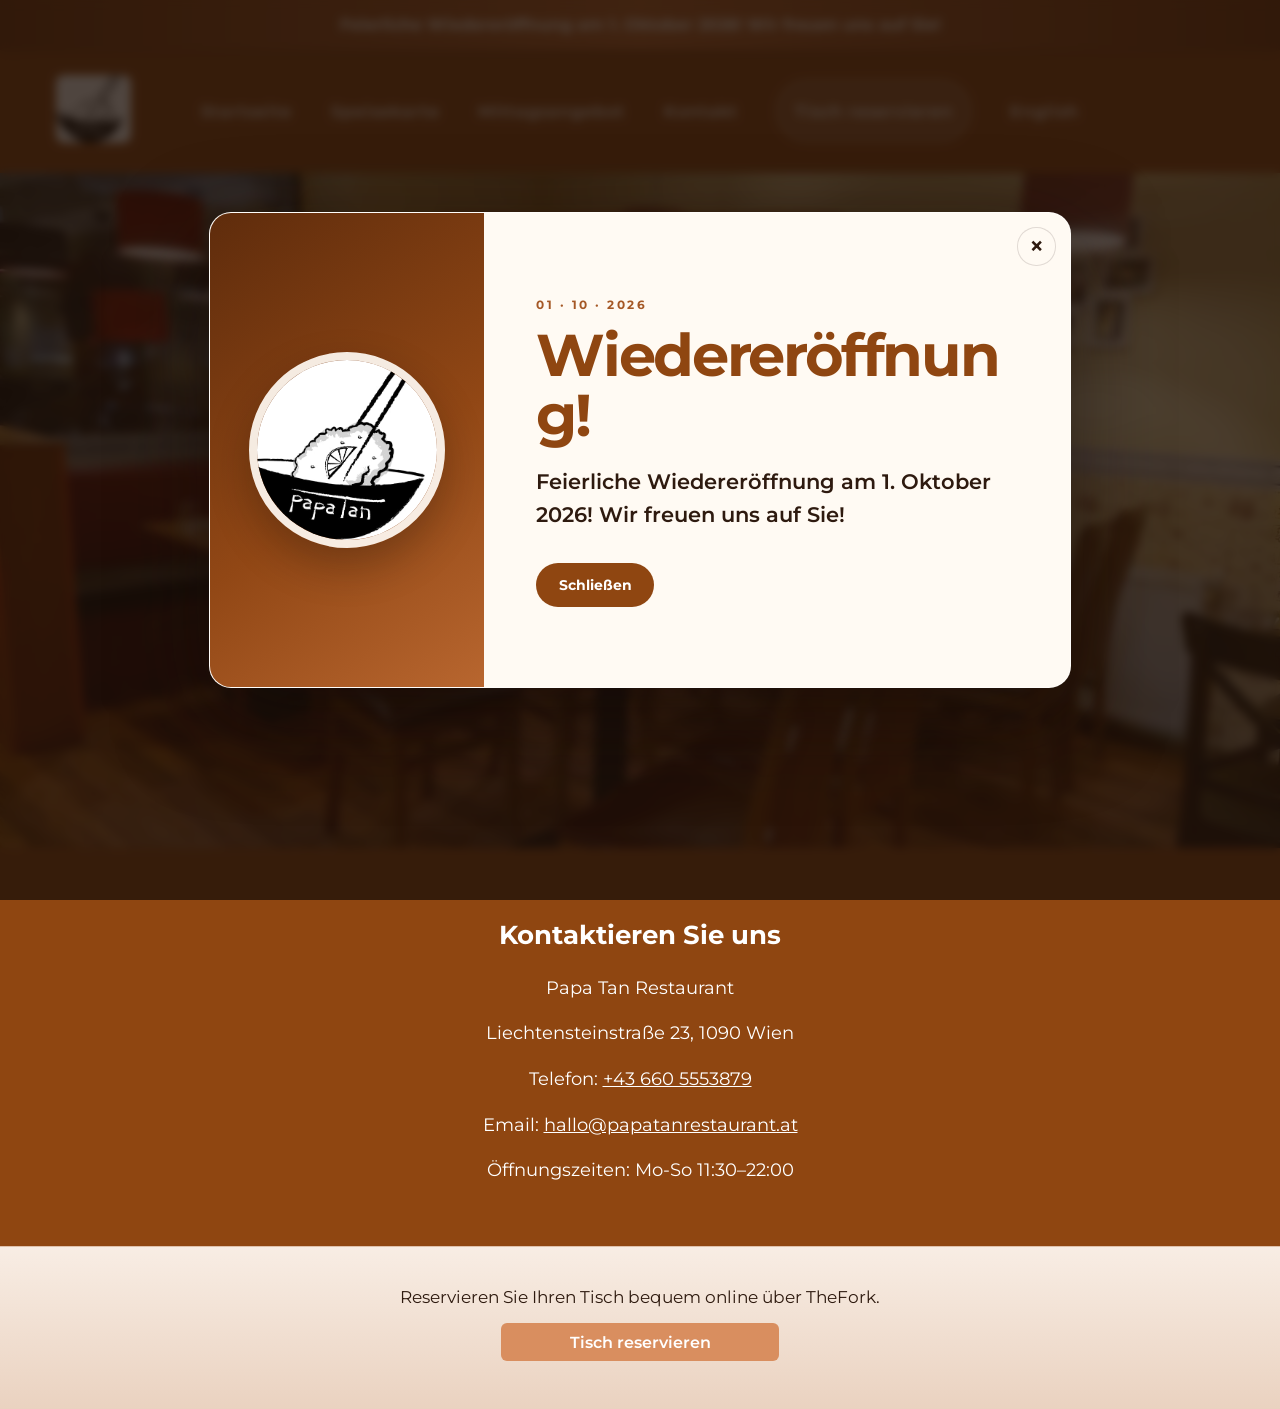
<file: index.html>
<!-- index.html -->
<!DOCTYPE html>
<html lang="de">
<head>
<meta charset="UTF-8">
<meta name="viewport" content="width=device-width, initial-scale=1.0">
<title data-i18n="meta.title">Papa Tan Restaurant</title>
<link rel="stylesheet" href="style.css">
</head>
<body>
<div class="promo-modal hidden" id="promo-modal" aria-hidden="true">
  <div class="promo-modal__backdrop" data-close-promo></div>
  <div class="promo-modal__dialog" role="dialog" aria-modal="true" aria-labelledby="promo-title">
    <button class="promo-modal__close" type="button" aria-label="Popup schließen" data-close-promo>&times;</button>
    <div class="promo-modal__brand">
      <img src="./img/papa_tan_bw.jpeg" alt="Papa Tan">
    </div>
    <div class="promo-modal__content">
      <p class="promo-modal__date" aria-hidden="true">01 · 10 · 2026</p>
      <h2 class="promo-modal__title" id="promo-title" data-i18n="promo.title">Wiedereröffnung!</h2>
      <p class="promo-modal__text" data-promo-message></p>
      <button class="promo-modal__button" type="button" data-close-promo data-i18n="promo.close">Schließen</button>
    </div>
  </div>
</div>

<aside class="reopening-banner" role="status" aria-live="polite">
  <p data-promo-message>Feierliche Wiedereröffnung am 1. Oktober 2026! Wir freuen uns auf Sie!</p>
</aside>


<header>
  <div class="header-container">
  <div class="hero-logo">
    <img src="./img/papa_tan_bw.jpeg" alt="Papa Tan Logo" data-i18n-alt="hero.logoAlt">
  </div>
  <nav class="main-nav">
    <ul>
      <li><a href="index.html" data-i18n="nav.home">Startseite</a></li>
      <li><a href="menu.html" data-i18n="nav.menu">Speisekarte</a></li>
      <li><a href="tagesteller.html" data-i18n="nav.dailyMenu">Mittagsangebot</a></li>
      <li><a href="#contact" data-i18n="nav.contact">Kontakt</a></li>
      <li><a href="https://widget.thefork.com/447f8758-ceaf-4e52-9915-0d902c6259da" target="_blank" rel="noopener noreferrer" class="nav-reserve-link" data-i18n="nav.reserve">Tisch reservieren</a></li>
      <li><a href="#" class="language-link">English</a></li>
    </ul>
  </nav>
  <div class="spacer-end"></div>
  </div>
</header>

<div class="main">
  <div class="hero-text">
    <h1 class="title" data-i18n="hero.title">Papa Tan</h1>
    <p class="subtitle" data-i18n="hero.subtitle">Österreichisches und asiatisches Restaurant im 9. Bezirk.</p>
    <a
      class="button reserve-button"
      href="https://widget.thefork.com/447f8758-ceaf-4e52-9915-0d902c6259da"
      target="_blank"
      rel="noopener noreferrer"
      data-i18n="hero.reserve"
    >Tisch reservieren</a>
  </div>

  <div class="slideshow-container">
    <img class="slide" src="./img/carousel-1.jpg" alt="Restaurantansicht 1" data-i18n-alt="hero.slide1Alt">
    <img class="slide" src="./img/carousel-2.jpg" alt="Restaurantansicht 2" data-i18n-alt="hero.slide2Alt">
    <img class="slide" src="./img/carousel-3.jpg" alt="Restaurantansicht 3" data-i18n-alt="hero.slide3Alt">
  </div>
</div>

<section class="contact" id="contact">
  <h2 data-i18n="contact.heading">Kontaktieren Sie uns</h2>
  <p data-i18n="contact.name">Papa Tan Restaurant</p>
  <p data-i18n="contact.address">Liechtensteinstraße 23, 1090 Wien</p>
  <p><span data-i18n="contact.phoneLabel">Telefon:</span> <a href="tel:+436605553879">+43 660 5553879</a></p>
  <p><span data-i18n="contact.emailLabel">Email:</span> <a href="mailto:hallo@papatanrestaurant.at">hallo@papatanrestaurant.at</a></p>
  <p><span data-i18n="contact.hoursLabel">Öffnungszeiten:</span> <span data-i18n="contact.hoursValue">Mo-So 11:30–22:00</span></p>
</section>

<footer class="site-footer">
  <p class="site-footer__text" data-i18n="footer.text">Reservieren Sie Ihren Tisch bequem online über TheFork.</p>
  <a
    class="button footer-reserve-button"
    href="https://widget.thefork.com/447f8758-ceaf-4e52-9915-0d902c6259da"
    target="_blank"
    rel="noopener noreferrer"
    data-i18n="footer.reserve"
  >Tisch reservieren</a>
</footer>



<script>
let slideIndex = 0;
showSlides();

const translations = {
de: {
meta: { title: "Papa Tan Restaurant" },
nav: { home: "Startseite", menu: "Speisekarte", dailyMenu: "Mittagsangebot", contact: "Kontakt", reserve: "Tisch reservieren" },
promo: { title: "Wiedereröffnung!", close: "Schließen" },
popup: {
message: "Feierliche Wiedereröffnung am 1. Oktober 2026! Wir freuen uns auf Sie!"
},
hero: {
title: "Papa Tan",
subtitle: "Österreichisches und asiatisches Restaurant im 9. Bezirk.",
reserve: "Tisch reservieren",
logoAlt: "Papa Tan Logo",
slide1Alt: "Restaurantansicht 1",
slide2Alt: "Restaurantansicht 2",
slide3Alt: "Restaurantansicht 3"
},
contact: {
heading: "Kontaktieren Sie uns",
name: "Papa Tan Restaurant",
address: "Liechtensteinstraße 23, 1090 Wien",
phoneLabel: "Telefon:",
emailLabel: "Email:",
hoursLabel: "Öffnungszeiten:",
hoursValue: "Mo-So 11:30–22:00"
},
footer: {
text: "Reservieren Sie Ihren Tisch bequem online über TheFork.",
reserve: "Tisch reservieren"
}
},
en: {
meta: { title: "Papa Tan Restaurant" },
nav: { home: "Home", menu: "Menu", dailyMenu: "Lunch specials", contact: "Contact", reserve: "Reserve a table" },
promo: { title: "Reopening soon!", close: "Close" },
popup: {
message: "Grand reopening on October 1, 2026! We look forward to welcoming you!"
},
hero: {
title: "Papa Tan",
subtitle: "Austrian and Asian restaurant in Vienna's 9th district.",
reserve: "Reserve a table",
logoAlt: "Papa Tan logo",
slide1Alt: "Restaurant view 1",
slide2Alt: "Restaurant view 2",
slide3Alt: "Restaurant view 3"
},
contact: {
heading: "Contact Us",
name: "Papa Tan Restaurant",
address: "Liechtensteinstraße 23, 1090 Vienna",
phoneLabel: "Phone:",
emailLabel: "Email:",
hoursLabel: "Opening hours:",
hoursValue: "Mon-Sun 11:30–22:00"
},
footer: {
text: "Reserve your table online in just a few clicks via TheFork.",
reserve: "Reserve a table"
}
}
};

function getTranslation(lang, key) {
return key.split(".").reduce((value, part) => (value ? value[part] : undefined), translations[lang]);
}

function applyLanguage(lang) {
const selectedLanguage = translations[lang] ? lang : "de";
document.documentElement.lang = selectedLanguage;

document.querySelectorAll("[data-i18n]").forEach((element) => {
const key = element.getAttribute("data-i18n");
const value = getTranslation(selectedLanguage, key);
if (value) {
element.textContent = value;
}
});

document.querySelectorAll("[data-i18n-alt]").forEach((element) => {
const key = element.getAttribute("data-i18n-alt");
const value = getTranslation(selectedLanguage, key);
if (value) {
element.setAttribute("alt", value);
}
});

const titleValue = getTranslation(selectedLanguage, "meta.title");
if (titleValue) {
document.title = titleValue;
}

const languageLink = document.querySelector(".language-link");
if (languageLink) {
languageLink.textContent = selectedLanguage === "de" ? "English" : "Deutsch";
}

localStorage.setItem("siteLanguage", selectedLanguage);
updatePromoMessage(selectedLanguage);
}

function updatePromoMessage(lang) {
const messageElements = document.querySelectorAll("[data-promo-message]");
if (!messageElements.length) {
return;
}

const message = getTranslation(lang, "popup.message");
if (message) {
messageElements.forEach((messageElement) => {
messageElement.textContent = message;
});
}
}

function setupPromoModal() {
const modal = document.getElementById("promo-modal");
if (!modal) {
return;
}

const promoStorageKey = "promoModalLastShown";
const today = new Date().toLocaleDateString("en-CA");
if (localStorage.getItem(promoStorageKey) === today) {
return;
}

modal.classList.remove("hidden");
modal.setAttribute("aria-hidden", "false");
localStorage.setItem(promoStorageKey, today);

modal.querySelectorAll("[data-close-promo]").forEach((element) => {
element.addEventListener("click", () => {
modal.classList.add("hidden");
modal.setAttribute("aria-hidden", "true");
});
});
}

const savedLanguage = localStorage.getItem("siteLanguage") || "de";
applyLanguage(savedLanguage);
setupPromoModal();

const languageLink = document.querySelector(".language-link");
if (languageLink) {
languageLink.addEventListener("click", (event) => {
event.preventDefault();
const currentLanguage = localStorage.getItem("siteLanguage") || "de";
const nextLanguage = currentLanguage === "de" ? "en" : "de";
applyLanguage(nextLanguage);
});
}


function showSlides() {
const slides = document.getElementsByClassName("slide");
for (let i = 0; i < slides.length; i++) {
slides[i].style.display = "none";
}
slideIndex++;
if (slideIndex > slides.length) { slideIndex = 1 }
slides[slideIndex - 1].style.display = "block";
setTimeout(showSlides, 3000); // Change image every 3 seconds
}
</script>
</body>
</html>
</file>
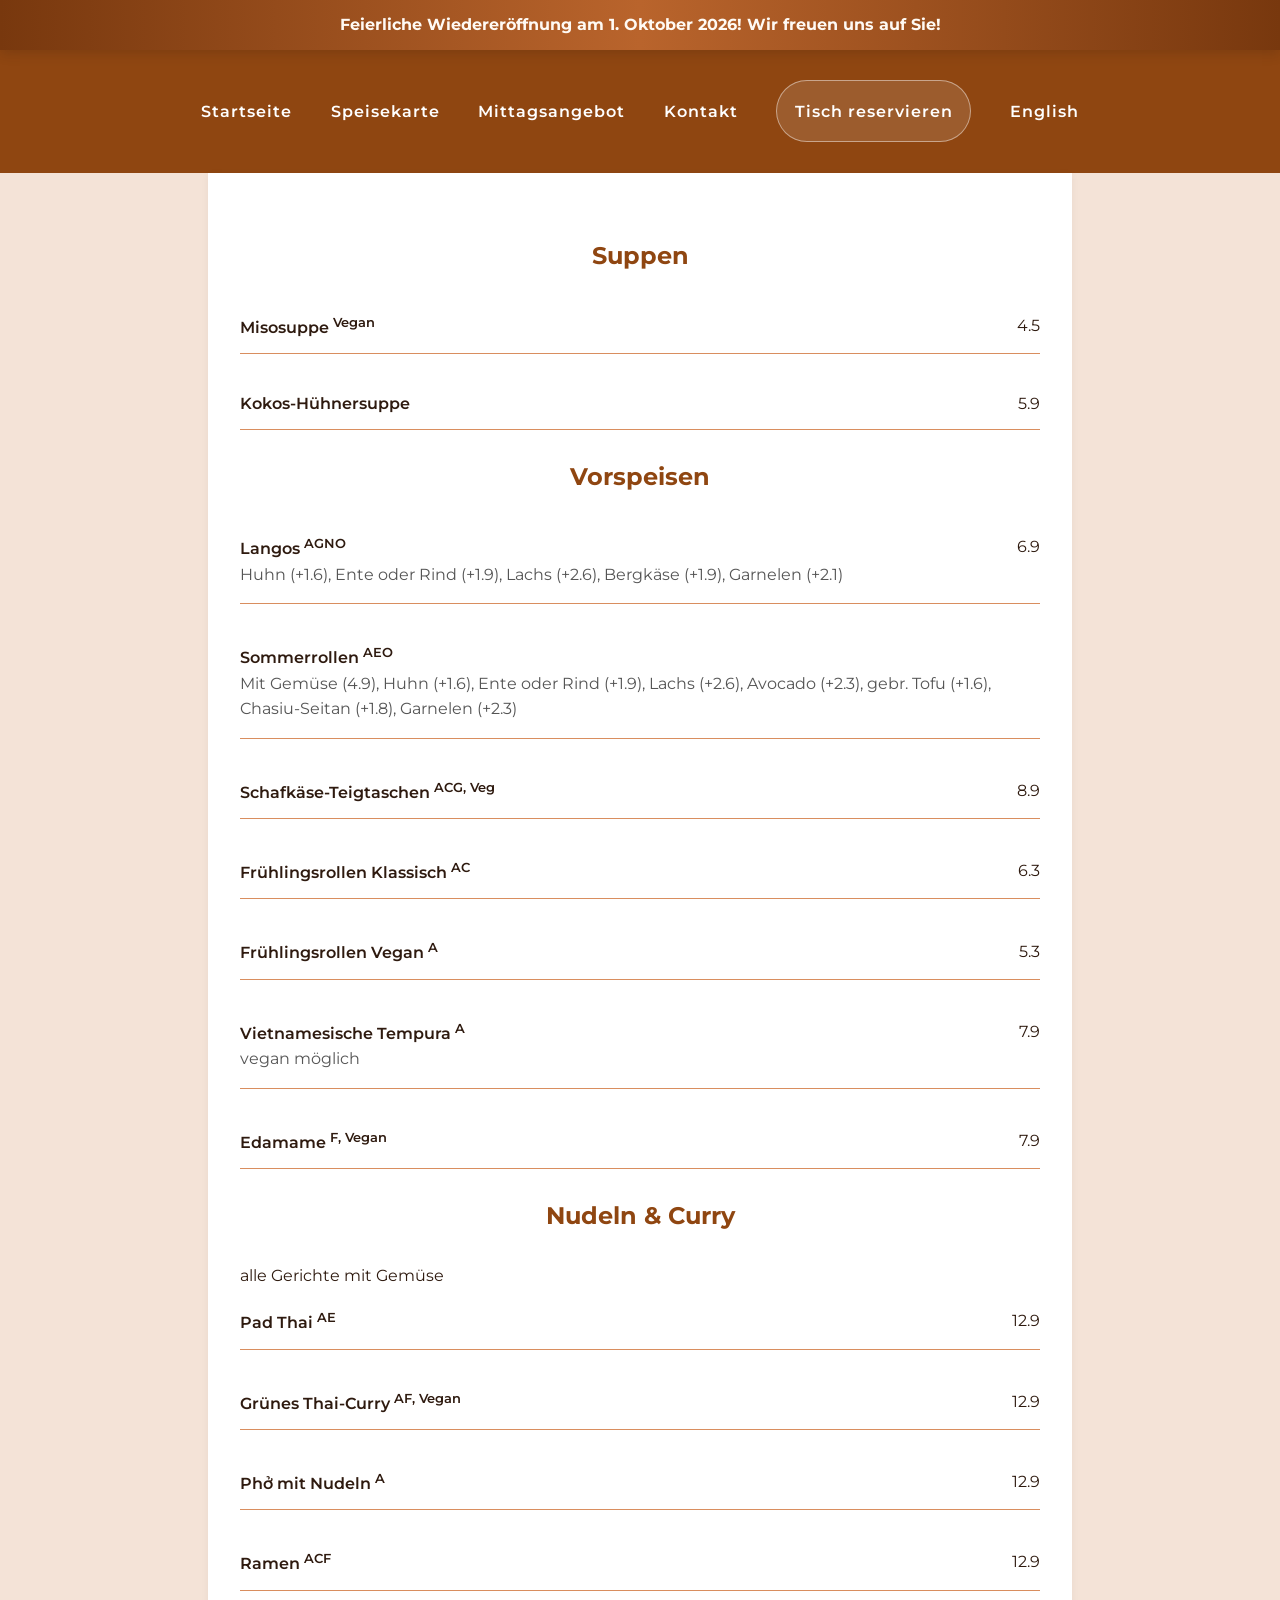
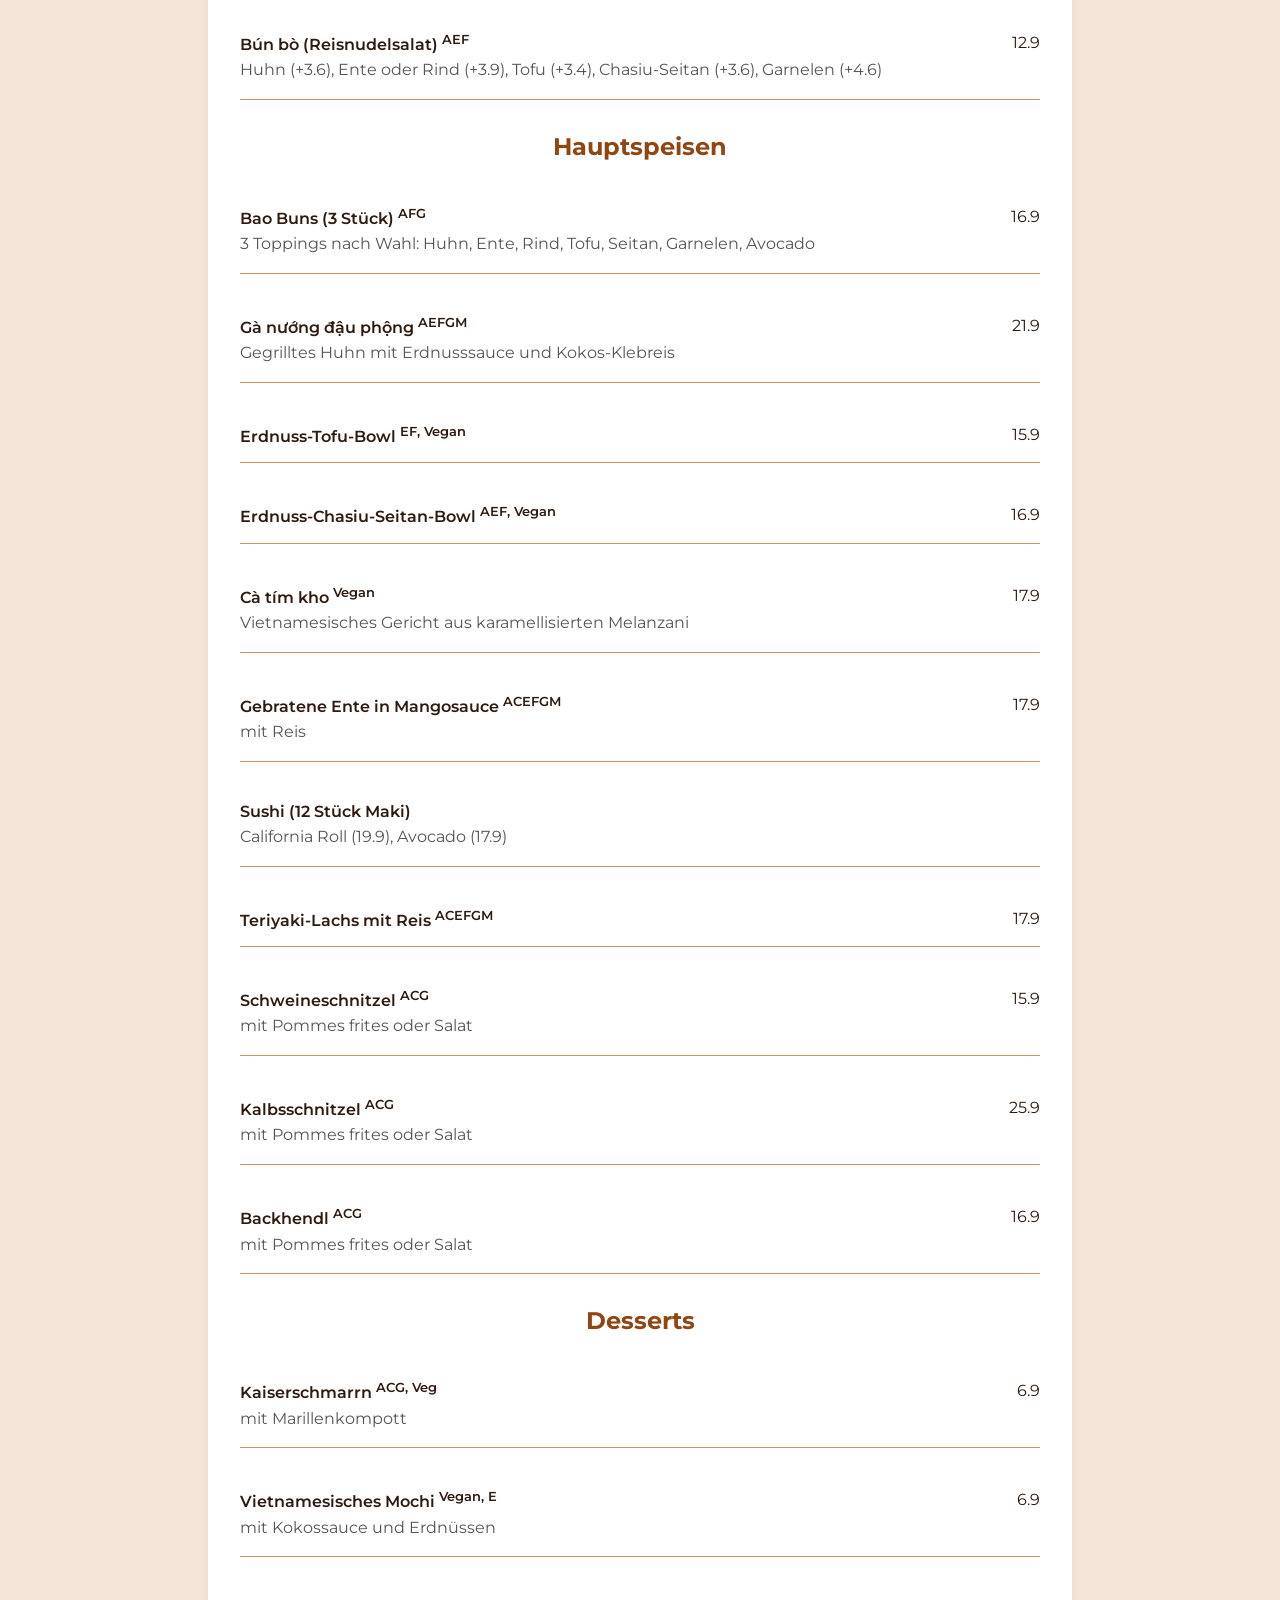
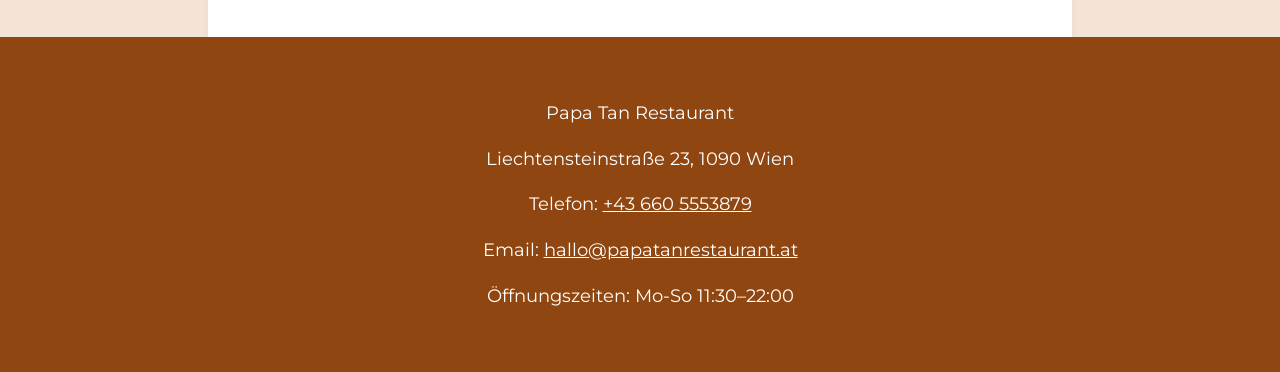
<file: menu.html>
<!DOCTYPE html>
<html lang="de">
<head>
<meta charset="UTF-8">
<meta name="viewport" content="width=device-width, initial-scale=1.0">
<title data-i18n="meta.title">Papa Tan Speisekarte</title>
<link rel="stylesheet" href="style.css">
</head>
<body>
<div class="promo-modal hidden" id="promo-modal" aria-hidden="true">
  <div class="promo-modal__backdrop" data-close-promo></div>
  <div class="promo-modal__dialog" role="dialog" aria-modal="true" aria-labelledby="promo-title">
    <button class="promo-modal__close" type="button" aria-label="Popup schließen" data-close-promo>&times;</button>
    <div class="promo-modal__brand">
      <img src="./img/papa_tan_bw.jpeg" alt="Papa Tan">
    </div>
    <div class="promo-modal__content">
      <p class="promo-modal__date" aria-hidden="true">01 · 10 · 2026</p>
      <h2 class="promo-modal__title" id="promo-title" data-i18n="promo.title">Wiedereröffnung!</h2>
      <p class="promo-modal__text" data-promo-message></p>
      <button class="promo-modal__button" type="button" data-close-promo data-i18n="promo.close">Schließen</button>
    </div>
  </div>
</div>

<aside class="reopening-banner" role="status" aria-live="polite">
  <p data-promo-message>Feierliche Wiedereröffnung am 1. Oktober 2026! Wir freuen uns auf Sie!</p>
</aside>

<header>
  <nav>
    <ul>
      <li><a href="index.html" data-i18n="nav.home">Startseite</a></li>
      <li><a href="menu.html" data-i18n="nav.menu">Speisekarte</a></li>
      <li><a href="tagesteller.html" data-i18n="nav.dailyMenu">Mittagsangebot</a></li>
      <li><a href="index.html#contact" data-i18n="nav.contact">Kontakt</a></li>
      <li><a href="https://widget.thefork.com/447f8758-ceaf-4e52-9915-0d902c6259da" target="_blank" rel="noopener noreferrer" class="nav-reserve-link" data-i18n="nav.reserve">Tisch reservieren</a></li>
      <li><a href="#" class="language-link">English</a></li>
    </ul>
  </nav>
</header>

<div class="menu-section">
  <h2 data-i18n="sections.soups">Suppen</h2>
  <div class="menu-item">
    <span class="name"><span data-i18n="items.misoSoup.name">Misosuppe</span> <sup>Vegan</sup></span>
    <span class="price">4.5</span>
  </div>
  <div class="menu-item">
    <span class="name"><span data-i18n="items.coconutChickenSoup.name">Kokos-Hühnersuppe</span></span>
    <span class="price">5.9</span>
  </div>

  <h2 data-i18n="sections.starters">Vorspeisen</h2>
  <div class="menu-item">
    <span class="name"><span data-i18n="items.langosBase.name">Langos</span> <sup>AGNO</sup></span>
    <span class="price">6.9</span>
    <p data-i18n="items.langosBase.desc">Huhn (+1.6), Ente oder Rind (+1.9), Lachs (+2.6), Bergkäse (+1.9), Garnelen (+2.1)</p>
  </div>
  <div class="menu-item">
    <span class="name"><span data-i18n="items.summerRollBase.name">Sommerrollen</span> <sup>AEO</sup></span>
    <p data-i18n="items.summerRollBase.desc">Mit Gemüse (4.9), Huhn (+1.6), Ente oder Rind (+1.9), Lachs (+2.6), Avocado (+2.3), gebr. Tofu (+1.6), Chasiu-Seitan (+1.8), Garnelen (+2.3)</p>
  </div>
  <div class="menu-item">
    <span class="name"><span data-i18n="items.fetaPastryStarter.name">Schafkäse-Teigtaschen</span> <sup>ACG, Veg</sup></span>
    <span class="price">8.9</span>
  </div>
  <div class="menu-item">
    <span class="name"><span data-i18n="items.springRollClassic.name">Frühlingsrollen Klassisch</span> <sup>AC</sup></span>
    <span class="price">6.3</span>
  </div>
  <div class="menu-item">
    <span class="name"><span data-i18n="items.springRollVegan.name">Frühlingsrollen Vegan</span> <sup>A</sup></span>
    <span class="price">5.3</span>
  </div>
  <div class="menu-item">
    <span class="name"><span data-i18n="items.vietnameseTempura.name">Vietnamesische Tempura</span> <sup>A</sup></span>
    <span class="price">7.9</span>
    <p data-i18n="items.vietnameseTempura.desc">vegan möglich</p>
  </div>
  <div class="menu-item">
    <span class="name"><span data-i18n="items.edamame.name">Edamame</span> <sup>F, Vegan</sup></span>
    <span class="price">7.9</span>
  </div>

  <h2 data-i18n="sections.noodlesCurry">Nudeln &amp; Curry</h2>
  <p data-i18n="sections.noodlesCurryNote">alle Gerichte mit Gemüse</p>
  <div class="menu-item">
    <span class="name"><span data-i18n="items.padThaiBase.name">Pad Thai</span> <sup>AE</sup></span>
    <span class="price">12.9</span>
  </div>
  <div class="menu-item">
    <span class="name"><span data-i18n="items.greenCurryVegetables.name">Grünes Thai-Curry</span> <sup>AF, Vegan</sup></span>
    <span class="price">12.9</span>
  </div>
  <div class="menu-item">
    <span class="name"><span data-i18n="items.phoBase.name">Phở mit Nudeln</span> <sup>A</sup></span>
    <span class="price">12.9</span>
  </div>
  <div class="menu-item">
    <span class="name"><span data-i18n="items.ramenBase.name">Ramen</span> <sup>ACF</sup></span>
    <span class="price">12.9</span>
  </div>
  <div class="menu-item">
    <span class="name"><span data-i18n="items.bunBo.name">Bún bò (Reisnudelsalat)</span> <sup>AEF</sup></span>
    <span class="price">12.9</span>
    <p data-i18n="items.bunBo.desc">Huhn (+3.6), Ente oder Rind (+3.9), Tofu (+3.4), Chasiu-Seitan (+3.6), Garnelen (+4.6)</p>
  </div>

  <h2 data-i18n="sections.mainCourses">Hauptspeisen</h2>
  <div class="menu-item">
    <span class="name"><span data-i18n="items.baoBuns.name">Bao Buns (3 Stück)</span> <sup>AFG</sup></span>
    <span class="price">16.9</span>
    <p data-i18n="items.baoBuns.desc">3 Toppings nach Wahl: Huhn, Ente, Rind, Tofu, Seitan, Garnelen, Avocado</p>
  </div>
  <div class="menu-item">
    <span class="name"><span data-i18n="items.gaNuong.name">Gà nướng đậu phộng</span> <sup>AEFGM</sup></span>
    <span class="price">21.9</span>
    <p data-i18n="items.gaNuong.desc">Gegrilltes Huhn mit Erdnusssauce und Kokos-Klebreis</p>
  </div>
  <div class="menu-item">
    <span class="name"><span data-i18n="items.peanutTofuBowl.name">Erdnuss-Tofu-Bowl</span> <sup>EF, Vegan</sup></span>
    <span class="price">15.9</span>
  </div>
  <div class="menu-item">
    <span class="name"><span data-i18n="items.peanutSeitanBowl.name">Erdnuss-Chasiu-Seitan-Bowl</span> <sup>AEF, Vegan</sup></span>
    <span class="price">16.9</span>
  </div>
  <div class="menu-item">
    <span class="name"><span data-i18n="items.caTimKho.name">Cà tím kho</span> <sup>Vegan</sup></span>
    <span class="price">17.9</span>
    <p data-i18n="items.caTimKho.desc">Vietnamesisches Gericht aus karamellisierten Melanzani</p>
  </div>
  <div class="menu-item">
    <span class="name"><span data-i18n="items.friedDuckMango.name">Gebratene Ente in Mangosauce</span> <sup>ACEFGM</sup></span>
    <span class="price">17.9</span>
    <p data-i18n="items.friedDuckMango.desc">mit Reis</p>
  </div>
  <div class="menu-item">
    <span class="name"><span data-i18n="items.sushi.name">Sushi (12 Stück Maki)</span></span>
    <p data-i18n="items.sushi.desc">California Roll (19.9), Avocado (17.9)</p>
  </div>
  <div class="menu-item">
    <span class="name"><span data-i18n="items.teriyakiSalmon.name">Teriyaki-Lachs mit Reis</span> <sup>ACEFGM</sup></span>
    <span class="price">17.9</span>
  </div>
  <div class="menu-item">
    <span class="name"><span data-i18n="items.porkSchnitzel.name">Schweineschnitzel</span> <sup>ACG</sup></span>
    <span class="price">15.9</span>
    <p data-i18n="items.porkSchnitzel.desc">mit Pommes frites oder Salat</p>
  </div>
  <div class="menu-item">
    <span class="name"><span data-i18n="items.vealSchnitzel.name">Kalbsschnitzel</span> <sup>ACG</sup></span>
    <span class="price">25.9</span>
    <p data-i18n="items.vealSchnitzel.desc">mit Pommes frites oder Salat</p>
  </div>
  <div class="menu-item">
    <span class="name"><span data-i18n="items.chickenSchnitzel.name">Backhendl</span> <sup>ACG</sup></span>
    <span class="price">16.9</span>
    <p data-i18n="items.chickenSchnitzel.desc">mit Pommes frites oder Salat</p>
  </div>

  <h2 data-i18n="sections.desserts">Desserts</h2>
  <div class="menu-item">
    <span class="name"><span data-i18n="items.kaiserschmarrn.name">Kaiserschmarrn</span> <sup>ACG, Veg</sup></span>
    <span class="price">6.9</span>
    <p data-i18n="items.kaiserschmarrn.desc">mit Marillenkompott</p>
  </div>
  <div class="menu-item">
    <span class="name"><span data-i18n="items.vietnameseMochi.name">Vietnamesisches Mochi</span> <sup>Vegan, E</sup></span>
    <span class="price">6.9</span>
    <p data-i18n="items.vietnameseMochi.desc">mit Kokossauce und Erdnüssen</p>
  </div>
</div>

<footer class="contact">
  <p data-i18n="contact.name">Papa Tan Restaurant</p>
  <p data-i18n="contact.address">Liechtensteinstraße 23, 1090 Wien</p>
  <p><span data-i18n="contact.phoneLabel">Telefon:</span> <a href="tel:+436605553879">+43 660 5553879</a></p>
  <p><span data-i18n="contact.emailLabel">Email:</span> <a href="mailto:hallo@papatanrestaurant.at">hallo@papatanrestaurant.at</a></p>
  <p><span data-i18n="contact.hoursLabel">Öffnungszeiten:</span> <span data-i18n="contact.hoursValue">Mo-So 11:30–22:00</span></p>
</footer>

<script>
const translations = {
de: {
meta: { title: "Papa Tan Speisekarte" },
nav: { home: "Startseite", menu: "Speisekarte", dailyMenu: "Mittagsangebot", contact: "Kontakt", reserve: "Tisch reservieren" },
promo: { title: "Wiedereröffnung!", close: "Schließen" },
popup: {
message: "Feierliche Wiedereröffnung am 1. Oktober 2026! Wir freuen uns auf Sie!"
},
contact: {
name: "Papa Tan Restaurant",
address: "Liechtensteinstraße 23, 1090 Wien",
phoneLabel: "Telefon:",
emailLabel: "Email:",
hoursLabel: "Öffnungszeiten:",
hoursValue: "Mo-So 11:30–22:00"
},
sections: {
soups: "Suppen",
starters: "Vorspeisen",
desserts: "Desserts",
noodlesCurry: "Nudeln & Curry",
noodlesCurryNote: "alle Gerichte mit Gemüse",
yourChoice: "Wahlweise mit",
mainCourses: "Hauptspeisen"
},
items: {
misoSoup: { name: "Misosuppe" },
coconutChickenSoup: { name: "Kokos-Hühnersuppe" },
langosBase: { name: "Langos", desc: "Huhn (+1.6), Ente oder Rind (+1.9), Lachs (+2.6), Bergkäse (+1.9), Garnelen (+2.1)" },
langosChicken: { name: "Huhn" },
langosDuck: { name: "Ente oder Rind" },
langosSalmon: { name: "Lachs" },
langosCheese: { name: "Bergkäse" },
langosPrawns: { name: "Garnelen" },
summerRollBase: { name: "Sommerrollen", desc: "Mit Gemüse (4.9), Huhn (+1.6), Ente oder Rind (+1.9), Lachs (+2.6), Avocado (+2.3), gebr. Tofu (+1.6), Chasiu-Seitan (+1.8), Garnelen (+2.3)" },
summerRollChicken: { name: "mit Gemüse" },
summerRollDuck: { name: "Huhn" },
summerRollBeef: { name: "Ente oder Rind" },
summerRollSalmon: { name: "Lachs" },
summerRollAvocado: { name: "Avocado" },
summerRollTofu: { name: "gebr. Tofu" },
summerRollSeitan: { name: "Chasiu-Seitan" },
summerRollPrawns: { name: "Garnelen" },
fetaPastryStarter: { name: "Schafkäse-Teigtaschen" },
springRollClassic: { name: "Frühlingsrollen Klassisch" },
springRollVegan: { name: "Frühlingsrollen Vegan" },
vietnameseTempura: { name: "Vietnamesische Tempura", desc: "vegan möglich" },
edamame: { name: "Edamame" },
kaiserschmarrn: { name: "Kaiserschmarrn", desc: "mit Marillenkompott" },
vietnameseMochi: { name: "Vietnamesisches Mochi", desc: "mit Kokossauce und Erdnüssen" },
porkSchnitzel: { name: "Schweineschnitzel", desc: "mit Pommes frites oder Salat" },
vealSchnitzel: { name: "Kalbsschnitzel", desc: "mit Pommes frites oder Salat" },
chickenSchnitzel: { name: "Backhendl", desc: "mit Pommes frites oder Salat" },
baoBuns: { name: "Bao Buns (3 Stück)", desc: "3 Toppings nach Wahl: Huhn, Ente, Rind, Tofu, Seitan, Garnelen, Avocado" },
gaNuong: { name: "Gà nướng đậu phộng", desc: "Gegrilltes Huhn mit Erdnusssauce und Kokos-Klebreis" },
teriyakiSalmon: { name: "Teriyaki-Lachs mit Reis" },
friedDuckMango: { name: "Gebratene Ente in Mangosauce", desc: "mit Reis" },
peanutTofuBowl: { name: "Erdnuss-Tofu-Bowl" },
peanutSeitanBowl: { name: "Erdnuss-Chasiu-Seitan-Bowl" },
greenCurryVegetables: { name: "Grünes Thai-Curry" },
padThaiBase: { name: "Pad Thai" },
phoBase: { name: "Phở mit Nudeln" },
ramenBase: { name: "Ramen" },
bunBo: { name: "Bún bò (Reisnudelsalat)", desc: "Huhn (+3.6), Ente oder Rind (+3.9), Tofu (+3.4), Chasiu-Seitan (+3.6), Garnelen (+4.6)" },
choiceChicken: { name: "Huhn" },
choiceDuckBeef: { name: "Ente oder Rind" },
choiceTofu: { name: "Tofu" },
choiceSeitan: { name: "Chasiu-Seitan" },
choicePrawns: { name: "Garnelen" },
sushi: { name: "Sushi (12 Stück Maki)", desc: "California Roll (19.9), Avocado (17.9)" },
californiaRoll: { name: "California Roll" },
sushiAvocado: { name: "Avocado" },
caTimKho: { name: "Cà tím kho", desc: "Vietnamesisches Gericht aus karamellisierten Melanzani" },
gimbapAvocado: { name: "Gimbap mit Avocado" }
}
},
en: {
meta: { title: "Papa Tan Menu" },
nav: { home: "Home", menu: "Menu", dailyMenu: "Lunch specials", contact: "Contact", reserve: "Reserve a table" },
promo: { title: "Reopening soon!", close: "Close" },
popup: {
message: "Grand reopening on October 1, 2026! We look forward to welcoming you!"
},
contact: {
name: "Papa Tan Restaurant",
address: "Liechtensteinstraße 23, 1090 Vienna",
phoneLabel: "Phone:",
emailLabel: "Email:",
hoursLabel: "Opening hours:",
hoursValue: "Mon-Sun 11:30–22:00"
},
sections: {
soups: "Soups",
starters: "Appetizers",
desserts: "Desserts",
noodlesCurry: "Noodles & Curry",
noodlesCurryNote: "all dishes with vegetables",
yourChoice: "Your choice of",
mainCourses: "Main Courses"
},
items: {
misoSoup: { name: "Miso Soup" },
coconutChickenSoup: { name: "Coconut Chicken Soup" },
langosBase: { name: "Langos", desc: "Chicken (+1.6), Duck or Beef (+1.9), Salmon (+2.6), Alpine cheese (+1.9), Prawns (+2.1)" },
langosChicken: { name: "Chicken" },
langosDuck: { name: "Duck or Beef" },
langosSalmon: { name: "Salmon" },
langosCheese: { name: "Alpine cheese" },
langosPrawns: { name: "Prawns" },
summerRollBase: { name: "Summer Rolls", desc: "With vegetables and salad (4.9), Chicken (+1.6), Duck or Beef (+1.9), Salmon (+2.6), Avocado (+2.3), Fried Tofu (+1.6), Chasiu Seitan (+1.8), Prawns (+2.3)" },
summerRollChicken: { name: "with vegetables and salad" },
summerRollDuck: { name: "Chicken" },
summerRollBeef: { name: "Duck or Beef" },
summerRollSalmon: { name: "Salmon" },
summerRollAvocado: { name: "Avocado" },
summerRollTofu: { name: "Fried Tofu" },
summerRollSeitan: { name: "Chasiu Seitan" },
summerRollPrawns: { name: "Prawns" },
fetaPastryStarter: { name: "Feta Cheese Pastry" },
springRollClassic: { name: "Spring Rolls Classic" },
springRollVegan: { name: "Spring Rolls Vegan" },
vietnameseTempura: { name: "Vietnamese Tempura", desc: "vegan option available" },
edamame: { name: "Edamame" },
kaiserschmarrn: { name: "Kaiserschmarrn", desc: "with apricot compote" },
vietnameseMochi: { name: "Vietnamese Mochi", desc: "with coconut sauce and peanuts" },
porkSchnitzel: { name: "Pork Schnitzel", desc: "with potato fries or salad" },
vealSchnitzel: { name: "Veal Schnitzel", desc: "with potato fries or salad" },
chickenSchnitzel: { name: "Backhendl (Viennese fried chicken)", desc: "with potato fries or salad" },
baoBuns: { name: "Bao Buns (3 pieces)", desc: "Choose 3 toppings: chicken, duck, beef, tofu, seitan, prawns, avocado" },
gaNuong: { name: "Gà nướng đậu phộng", desc: "Grilled chicken with peanut sauce and coconut sticky rice" },
teriyakiSalmon: { name: "Teriyaki salmon with rice" },
friedDuckMango: { name: "Fried Duck in Mango Sauce", desc: "with rice" },
peanutTofuBowl: { name: "Peanut Tofu Bowl" },
peanutSeitanBowl: { name: "Peanut Chasiu Seitan Bowl" },
greenCurryVegetables: { name: "Green Thai Curry" },
padThaiBase: { name: "Pad Thai" },
phoBase: { name: "Phở with Noodles" },
ramenBase: { name: "Ramen" },
bunBo: { name: "Bún bò (rice noodle salad)", desc: "Chicken (+3.6), Duck or Beef (+3.9), Tofu (+3.4), Chasiu Seitan (+3.6), Prawns (+4.6)" },
choiceChicken: { name: "Chicken" },
choiceDuckBeef: { name: "Duck or Beef" },
choiceTofu: { name: "Tofu" },
choiceSeitan: { name: "Chasiu Seitan" },
choicePrawns: { name: "Prawns" },
sushi: { name: "Sushi (12 pieces Maki)", desc: "California Roll (19.9), Avocado (17.9)" },
californiaRoll: { name: "California Roll" },
sushiAvocado: { name: "Avocado" },
caTimKho: { name: "Cà tím kho", desc: "Vietnamese dish with caramelized eggplant" },
gimbapAvocado: { name: "Gimbap with Avocado" }
}
}
};

function getTranslation(lang, key) {
return key.split(".").reduce((value, part) => (value ? value[part] : undefined), translations[lang]);
}

function applyLanguage(lang) {
const selectedLanguage = translations[lang] ? lang : "de";
document.documentElement.lang = selectedLanguage;

document.querySelectorAll("[data-i18n]").forEach((element) => {
const key = element.getAttribute("data-i18n");
const value = getTranslation(selectedLanguage, key);
if (!value) {
return;
}
element.textContent = value;
});

const titleValue = getTranslation(selectedLanguage, "meta.title");
if (titleValue) {
document.title = titleValue;
}

const languageLink = document.querySelector(".language-link");
if (languageLink) {
languageLink.textContent = selectedLanguage === "de" ? "English" : "Deutsch";
}

localStorage.setItem("siteLanguage", selectedLanguage);
updatePromoMessage(selectedLanguage);
}

function updatePromoMessage(lang) {
const messageElements = document.querySelectorAll("[data-promo-message]");
if (!messageElements.length) {
return;
}

const message = getTranslation(lang, "popup.message");
if (message) {
messageElements.forEach((messageElement) => {
messageElement.textContent = message;
});
}
}

function setupPromoModal() {
const modal = document.getElementById("promo-modal");
if (!modal) {
return;
}

const promoStorageKey = "promoModalLastShown";
const today = new Date().toLocaleDateString("en-CA");
if (localStorage.getItem(promoStorageKey) === today) {
return;
}

modal.classList.remove("hidden");
modal.setAttribute("aria-hidden", "false");
localStorage.setItem(promoStorageKey, today);

modal.querySelectorAll("[data-close-promo]").forEach((element) => {
element.addEventListener("click", () => {
modal.classList.add("hidden");
modal.setAttribute("aria-hidden", "true");
});
});
}

const savedLanguage = localStorage.getItem("siteLanguage") || "de";
applyLanguage(savedLanguage);
setupPromoModal();

const languageLink = document.querySelector(".language-link");
if (languageLink) {
languageLink.addEventListener("click", (event) => {
event.preventDefault();
const currentLanguage = localStorage.getItem("siteLanguage") || "de";
const nextLanguage = currentLanguage === "de" ? "en" : "de";
applyLanguage(nextLanguage);
});
}
</script>

</body>
</html>
</file>
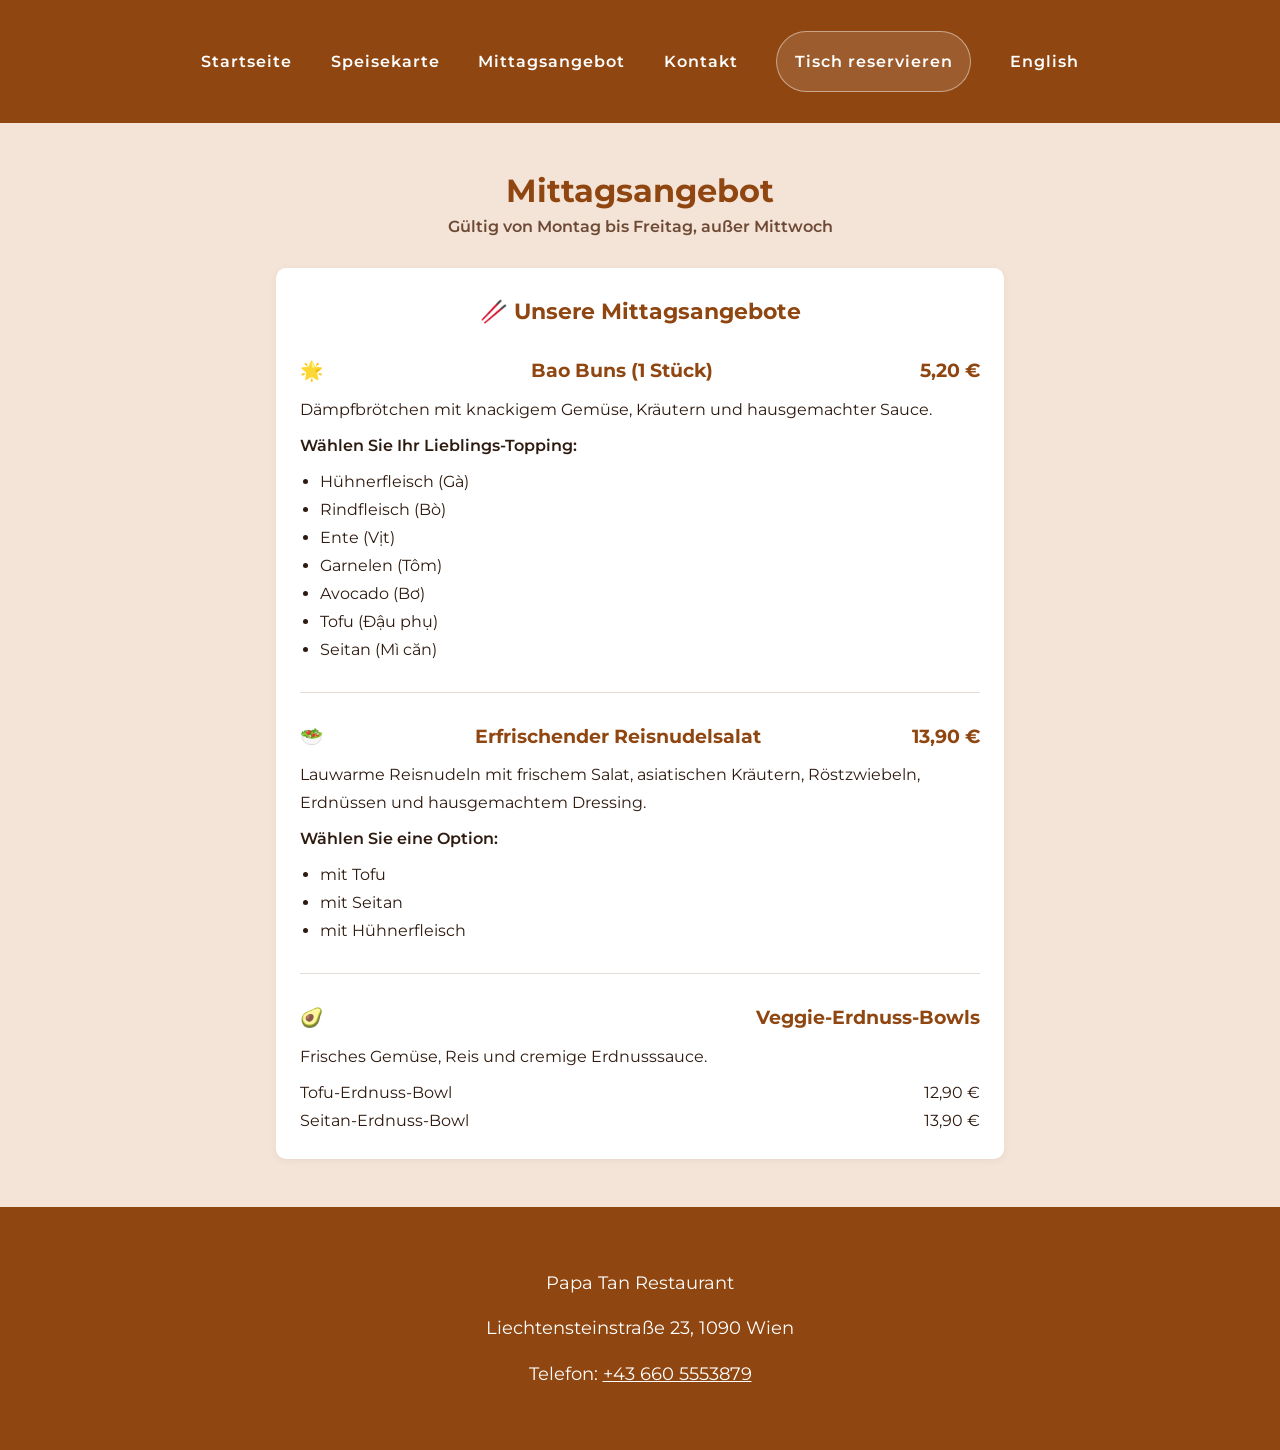
<file: tagesteller.html>
<!DOCTYPE html>
<html lang="de">
<head>
<meta charset="UTF-8">
<meta name="viewport" content="width=device-width, initial-scale=1.0">
<title>Mittagsangebot | Papa Tan</title>
<link rel="stylesheet" href="style.css">
</head>
<body>
<header>
  <nav>
    <ul>
      <li><a href="index.html" data-i18n="nav.home">Startseite</a></li>
      <li><a href="menu.html" data-i18n="nav.menu">Speisekarte</a></li>
      <li><a href="tagesteller.html" data-i18n="nav.dailyMenu">Mittagsangebot</a></li>
      <li><a href="index.html#contact" data-i18n="nav.contact">Kontakt</a></li>
      <li><a href="https://widget.thefork.com/447f8758-ceaf-4e52-9915-0d902c6259da" target="_blank" rel="noopener noreferrer" class="nav-reserve-link" data-i18n="nav.reserve">Tisch reservieren</a></li>
      <li><a href="#" class="language-link">English</a></li>
    </ul>
  </nav>
</header>

<main class="daily-menu">
  <h1 data-i18n="heading">Mittagsangebot</h1>
  <p class="daily-menu__week" data-i18n="availability">Gültig von Montag bis Freitag, außer Mittwoch</p>
  <div class="daily-menu__content">
    <section class="lunch-special">
      <h2>🥢 <span data-i18n="offers.heading">Unsere Mittagsangebote</span></h2>

      <article class="lunch-special__item">
        <h3>🌟 <span data-i18n="offers.bao.title">Bao Buns (1 Stück)</span> <span class="lunch-special__price">5,20 €</span></h3>
        <p data-i18n="offers.bao.description">Dämpfbrötchen mit knackigem Gemüse, Kräutern und hausgemachter Sauce.</p>
        <p class="lunch-special__choice" data-i18n="offers.bao.choice">Wählen Sie Ihr Lieblings-Topping:</p>
        <ul>
          <li data-i18n="offers.bao.chicken">Hühnerfleisch (Gà)</li>
          <li data-i18n="offers.bao.beef">Rindfleisch (Bò)</li>
          <li data-i18n="offers.bao.duck">Ente (Vịt)</li>
          <li data-i18n="offers.bao.shrimp">Garnelen (Tôm)</li>
          <li data-i18n="offers.bao.avocado">Avocado (Bơ)</li>
          <li data-i18n="offers.bao.tofu">Tofu (Đậu phụ)</li>
          <li data-i18n="offers.bao.seitan">Seitan (Mì căn)</li>
        </ul>
      </article>

      <article class="lunch-special__item">
        <h3>🥗 <span data-i18n="offers.salad.title">Erfrischender Reisnudelsalat</span> <span class="lunch-special__price">13,90 €</span></h3>
        <p data-i18n="offers.salad.description">Lauwarme Reisnudeln mit frischem Salat, asiatischen Kräutern, Röstzwiebeln, Erdnüssen und hausgemachtem Dressing.</p>
        <p class="lunch-special__choice" data-i18n="offers.salad.choice">Wählen Sie eine Option:</p>
        <ul>
          <li data-i18n="offers.salad.tofu">mit Tofu</li>
          <li data-i18n="offers.salad.seitan">mit Seitan</li>
          <li data-i18n="offers.salad.chicken">mit Hühnerfleisch</li>
        </ul>
      </article>

      <article class="lunch-special__item">
        <h3>🥑 <span data-i18n="offers.bowls.title">Veggie-Erdnuss-Bowls</span></h3>
        <p data-i18n="offers.bowls.description">Frisches Gemüse, Reis und cremige Erdnusssauce.</p>
        <ul class="lunch-special__prices">
          <li><span data-i18n="offers.bowls.tofu">Tofu-Erdnuss-Bowl</span> <span>12,90 €</span></li>
          <li><span data-i18n="offers.bowls.seitan">Seitan-Erdnuss-Bowl</span> <span>13,90 €</span></li>
        </ul>
      </article>
    </section>
  </div>
</main>

<footer class="contact">
  <p>Papa Tan Restaurant</p>
  <p>Liechtensteinstraße 23, 1090 Wien</p>
  <p><span data-i18n="phone">Telefon:</span> <a href="tel:+436605553879">+43 660 5553879</a></p>
</footer>

<script>
const translations = {
  de: {
    title: "Mittagsangebot | Papa Tan", heading: "Mittagsangebot", availability: "Gültig von Montag bis Freitag, außer Mittwoch",
    nav: { home: "Startseite", menu: "Speisekarte", dailyMenu: "Mittagsangebot", contact: "Kontakt", reserve: "Tisch reservieren" }, phone: "Telefon:",
    offers: {
      heading: "Unsere Mittagsangebote",
      bao: { title: "Bao Buns (1 Stück)", description: "Dämpfbrötchen mit knackigem Gemüse, Kräutern und hausgemachter Sauce.", choice: "Wählen Sie Ihr Lieblings-Topping:", chicken: "Hühnerfleisch (Gà)", beef: "Rindfleisch (Bò)", duck: "Ente (Vịt)", shrimp: "Garnelen (Tôm)", avocado: "Avocado (Bơ)", tofu: "Tofu (Đậu phụ)", seitan: "Seitan (Mì căn)" },
      salad: { title: "Erfrischender Reisnudelsalat", description: "Lauwarme Reisnudeln mit frischem Salat, asiatischen Kräutern, Röstzwiebeln, Erdnüssen und hausgemachtem Dressing.", choice: "Wählen Sie eine Option:", tofu: "mit Tofu", seitan: "mit Seitan", chicken: "mit Hühnerfleisch" },
      bowls: { title: "Veggie-Erdnuss-Bowls", description: "Frisches Gemüse, Reis und cremige Erdnusssauce.", tofu: "Tofu-Erdnuss-Bowl", seitan: "Seitan-Erdnuss-Bowl" }
    }
  },
  en: {
    title: "Lunch specials | Papa Tan", heading: "Lunch specials", availability: "Available Monday to Friday, except Wednesday",
    nav: { home: "Home", menu: "Menu", dailyMenu: "Lunch specials", contact: "Contact", reserve: "Reserve a table" }, phone: "Phone:",
    offers: {
      heading: "Our lunch specials",
      bao: { title: "Bao buns (1 piece)", description: "Steamed buns with crisp vegetables, herbs and homemade sauce.", choice: "Choose your favourite topping:", chicken: "Chicken (Gà)", beef: "Beef (Bò)", duck: "Duck (Vịt)", shrimp: "Prawns (Tôm)", avocado: "Avocado (Bơ)", tofu: "Tofu (Đậu phụ)", seitan: "Seitan (Mì căn)" },
      salad: { title: "Refreshing rice noodle salad", description: "Warm rice noodles with fresh salad, Asian herbs, fried onions, peanuts and homemade dressing.", choice: "Choose an option:", tofu: "with tofu", seitan: "with seitan", chicken: "with chicken" },
      bowls: { title: "Veggie peanut bowls", description: "Fresh vegetables, rice and creamy peanut sauce.", tofu: "Tofu peanut bowl", seitan: "Seitan peanut bowl" }
    }
  }
};

function applyLanguage(lang) {
  const selected = translations[lang] ? lang : "de";
  document.documentElement.lang = selected;
  document.title = translations[selected].title;
  document.querySelectorAll("[data-i18n]").forEach((element) => {
    const value = element.dataset.i18n.split(".").reduce((obj, key) => obj && obj[key], translations[selected]);
    if (value) element.textContent = value;
  });
  document.querySelector(".language-link").textContent = selected === "de" ? "English" : "Deutsch";
  localStorage.setItem("siteLanguage", selected);
}

applyLanguage(localStorage.getItem("siteLanguage") || "de");
document.querySelector(".language-link").addEventListener("click", (event) => {
  event.preventDefault();
  applyLanguage((localStorage.getItem("siteLanguage") || "de") === "de" ? "en" : "de");
});
</script>
</body>
</html>
</file>
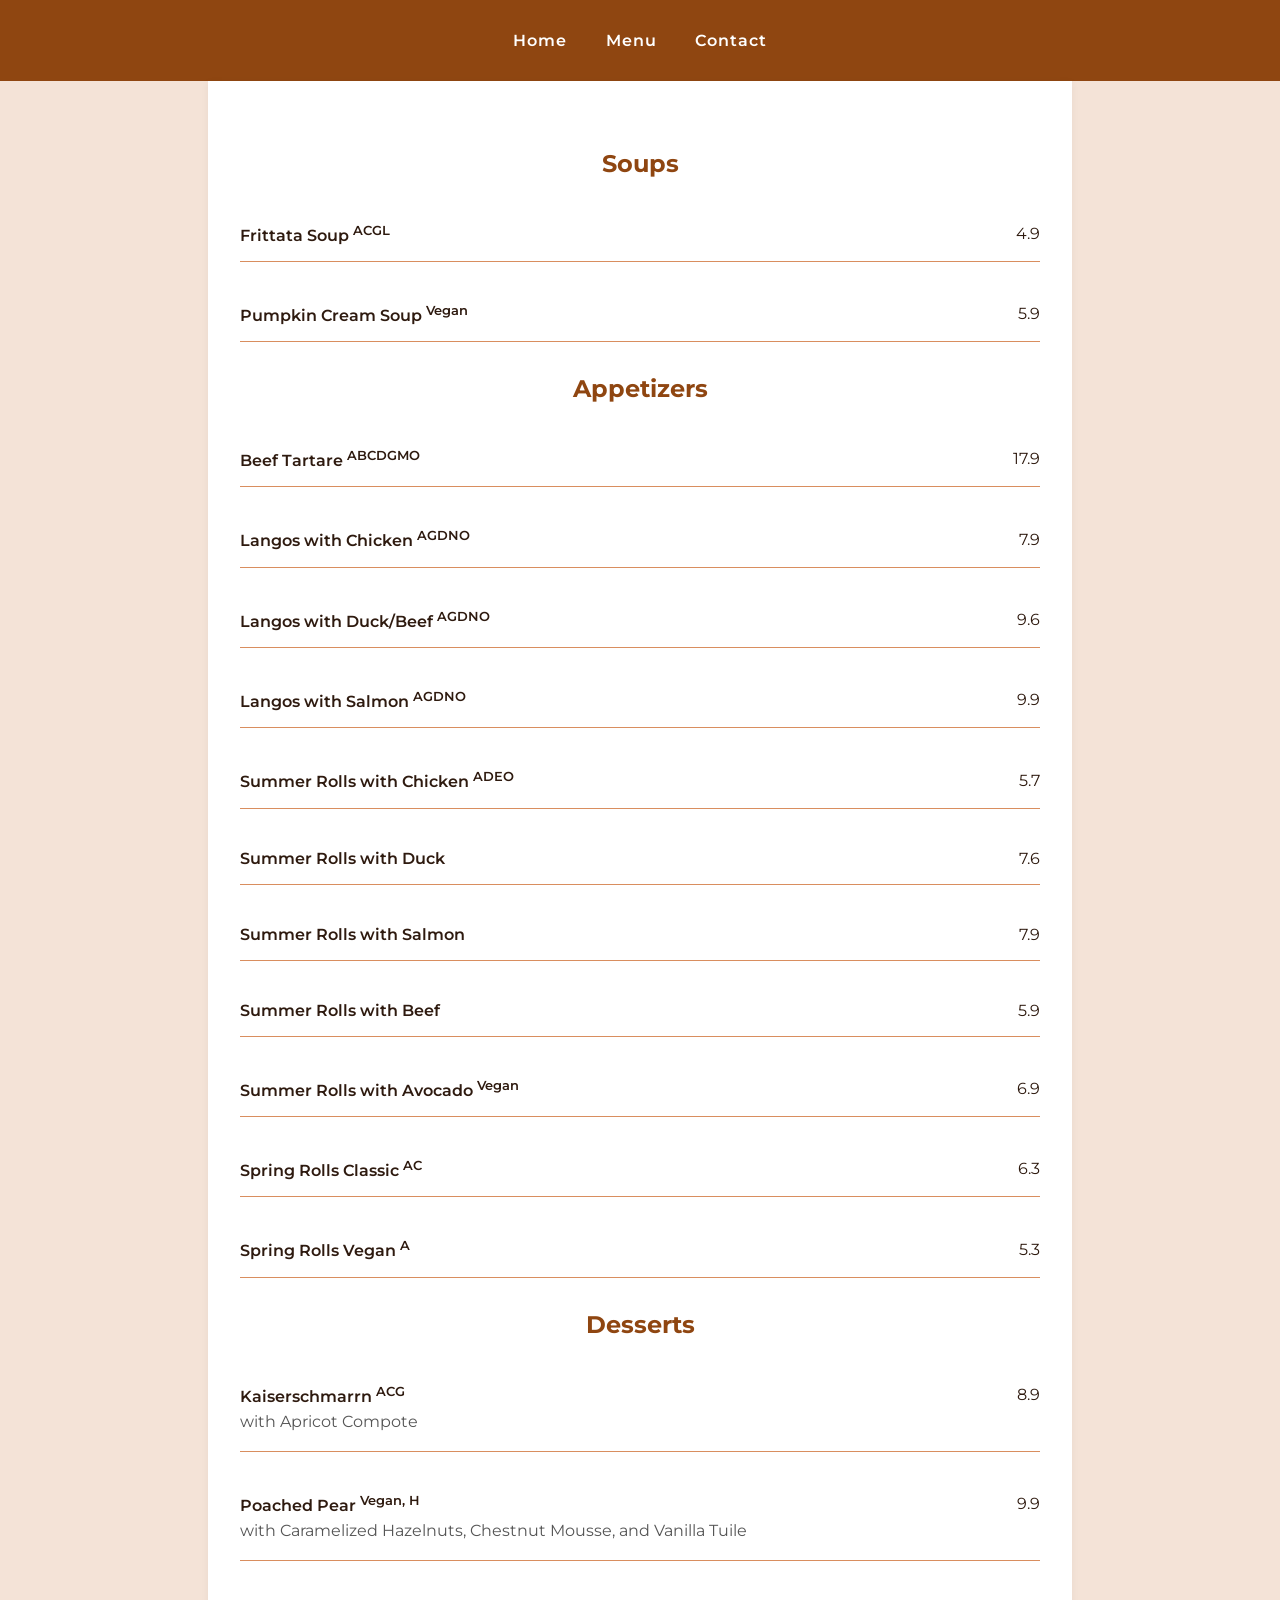
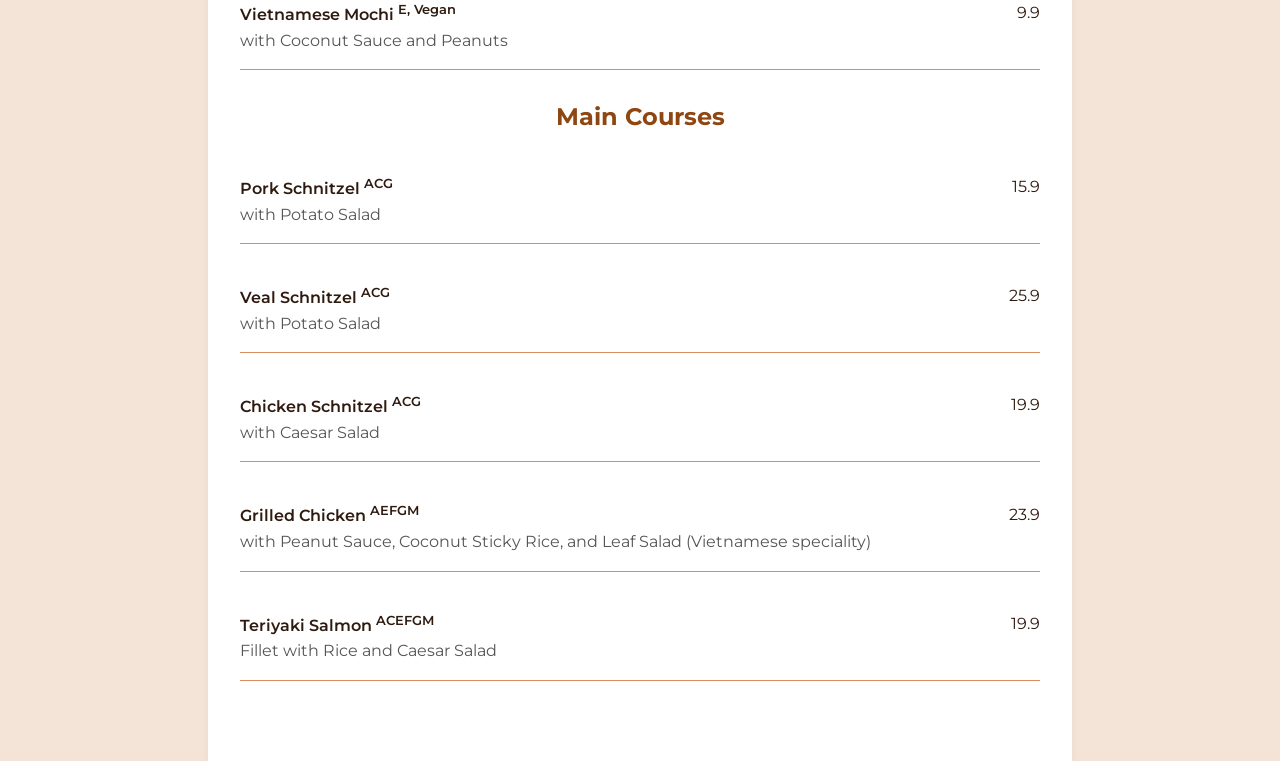
<file: papa_tan/menu.html>
<!DOCTYPE html>
<html lang="en">
<head>
<meta charset="UTF-8">
<meta name="viewport" content="width=device-width, initial-scale=1.0">
<title>Papa Tan Menu</title>
<link rel="stylesheet" href="style.css">
</head>
<body>

<header>
  <nav>
    <ul>
      <li><a href="index.html">Home</a></li>
      <li><a href="menu.html">Menu</a></li>
      <li><a href="index.html#contact">Contact</a></li>
    </ul>
  </nav>
</header>

<div class="menu-section">
  <h2>Soups</h2>
  <div class="menu-item">
    <span class="name">Frittata Soup <sup>ACGL</sup></span>
    <span class="price">4.9</span>
  </div>
  <div class="menu-item">
    <span class="name">Pumpkin Cream Soup <sup>Vegan</sup></span>
    <span class="price">5.9</span>
  </div>

  <h2>Appetizers</h2>
  <div class="menu-item">
    <span class="name">Beef Tartare <sup>ABCDGMO</sup></span>
    <span class="price">17.9</span>
  </div>
  <div class="menu-item">
    <span class="name">Langos with Chicken <sup>AGDNO</sup></span>
    <span class="price">7.9</span>
  </div>
  <div class="menu-item">
    <span class="name">Langos with Duck/Beef <sup>AGDNO</sup></span>
    <span class="price">9.6</span>
  </div>
  <div class="menu-item">
    <span class="name">Langos with Salmon <sup>AGDNO</sup></span>
    <span class="price">9.9</span>
  </div>

  <!-- Continue Appetizers -->
  <div class="menu-item">
    <span class="name">Summer Rolls with Chicken <sup>ADEO</sup></span>
    <span class="price">5.7</span>
  </div>
  <div class="menu-item">
    <span class="name">Summer Rolls with Duck</span>
    <span class="price">7.6</span>
  </div>
  <div class="menu-item">
    <span class="name">Summer Rolls with Salmon</span>
    <span class="price">7.9</span>
  </div>
  <div class="menu-item">
    <span class="name">Summer Rolls with Beef</span>
    <span class="price">5.9</span>
  </div>
  <div class="menu-item">
    <span class="name">Summer Rolls with Avocado <sup>Vegan</sup></span>
    <span class="price">6.9</span>
  </div>
  <div class="menu-item">
    <span class="name">Spring Rolls Classic <sup>AC</sup></span>
    <span class="price">6.3</span>
  </div>
  <div class="menu-item">
    <span class="name">Spring Rolls Vegan <sup>A</sup></span>
    <span class="price">5.3</span>
  </div>

  <h2>Desserts</h2>
  <div class="menu-item">
    <span class="name">Kaiserschmarrn <sup>ACG</sup></span>
    <span class="price">8.9</span>
    <p>with Apricot Compote</p>
  </div>
  <div class="menu-item">
    <span class="name">Poached Pear <sup>Vegan, H</sup></span>
    <span class="price">9.9</span>
    <p>with Caramelized Hazelnuts, Chestnut Mousse, and Vanilla Tuile</p>
  </div>
  <div class="menu-item">
    <span class="name">Vietnamese Mochi <sup>E, Vegan</sup></span>
    <span class="price">9.9</span>
    <p>with Coconut Sauce and Peanuts</p>
  </div>

  <h2>Main Courses</h2>
  <div class="menu-item">
    <span class="name">Pork Schnitzel <sup>ACG</sup></span>
    <span class="price">15.9</span>
    <p>with Potato Salad</p>
  </div>
  <div class="menu-item">
    <span class="name">Veal Schnitzel <sup>ACG</sup></span>
    <span class="price">25.9</span>
    <p>with Potato Salad</p>
  </div>
  <div class="menu-item">
    <span class="name">Chicken Schnitzel <sup>ACG</sup></span>
    <span class="price">19.9</span>
    <p>with Caesar Salad</p>
  </div>
  <div class="menu-item">
    <span class="name">Grilled Chicken <sup>AEFGM</sup></span>
    <span class="price">23.9</span>
    <p>with Peanut Sauce, Coconut Sticky Rice, and Leaf Salad (Vietnamese speciality)</p>
  </div>
  <div class="menu-item">
    <span class="name">Teriyaki Salmon <sup>ACEFGM</sup></span>
    <span class="price">19.9</span>
    <p>Fillet with Rice and Caesar Salad</p>
  </div>
</div>


</body>
</html>
</file>
<file: style.css>
/* style.css */

@import url('https://fonts.googleapis.com/css2?family=Montserrat:wght@400;600;700&display=swap');

:root {
  --primary: #8F4611; /* warm brown-orange */
  --secondary: #F4E3D7; /* soft cream background */
  --accent: #D98E5F; /* muted orange accent */
  --text-dark: #2E1A0F; /* dark brown text */
  --text-light: #fff;
}

body {
  font-family: 'Montserrat', sans-serif;
  margin: 0;
  padding: 0;
  background-color: var(--secondary);
  color: var(--text-dark);
}

.hidden {
  display: none !important;
}

.promo-modal {
  position: fixed;
  inset: 0;
  z-index: 1000;
  display: grid;
  place-items: center;
  padding: 1.5rem;
}

.promo-modal__backdrop {
  position: absolute;
  inset: 0;
  background: rgba(30, 17, 10, 0.78);
  backdrop-filter: blur(5px);
}

.promo-modal__dialog {
  position: relative;
  z-index: 1;
  display: grid;
  width: min(860px, 100%);
  max-height: calc(100vh - 3rem);
  grid-template-columns: minmax(220px, 0.75fr) minmax(0, 1.6fr);
  overflow: hidden;
  background: #fffaf3;
  color: var(--text-dark);
  border: 1px solid rgba(255, 255, 255, 0.6);
  border-radius: 22px;
  box-shadow: 0 30px 90px rgba(20, 10, 5, 0.52);
}

.promo-modal__close {
  position: absolute;
  top: 0.9rem;
  right: 0.9rem;
  z-index: 2;
  display: grid;
  width: 2.4rem;
  height: 2.4rem;
  place-items: center;
  border: 1px solid rgba(46, 26, 15, 0.14);
  border-radius: 50%;
  background: rgba(255, 250, 243, 0.92);
  color: var(--text-dark);
  padding: 0 0 0.15rem;
  font-size: 1.6rem;
  line-height: 1;
  cursor: pointer;
  transition: background 160ms ease, color 160ms ease;
}

.promo-modal__close:hover,
.promo-modal__close:focus-visible {
  background: var(--primary);
  color: #fff;
}

.promo-modal__brand {
  display: grid;
  min-height: 410px;
  place-items: center;
  padding: 2rem;
  background: linear-gradient(145deg, #5f2c0c 0%, #914715 56%, #b8662f 100%);
}

.promo-modal__brand img {
  width: min(180px, 90%);
  aspect-ratio: 1;
  object-fit: cover;
  border: 8px solid rgba(255, 250, 243, 0.92);
  border-radius: 50%;
  box-shadow: 0 18px 40px rgba(30, 15, 8, 0.3);
}

.promo-modal__content {
  display: flex;
  min-width: 0;
  flex-direction: column;
  justify-content: center;
  align-items: flex-start;
  padding: 3.5rem 3.25rem 3.25rem;
  text-align: left;
}

.promo-modal__date {
  margin: 0 0 0.9rem;
  color: #a55826;
  font-size: 0.78rem;
  font-weight: 700;
  letter-spacing: 0.2em;
}

.promo-modal__title {
  max-width: 100%;
  margin: 0 0 1.25rem;
  color: var(--primary);
  font-size: clamp(2.35rem, 5vw, 3.7rem);
  line-height: 1;
  letter-spacing: -0.04em;
  overflow-wrap: anywhere;
  hyphens: auto;
}

.promo-modal__text {
  margin: 0;
  font-size: clamp(1.05rem, 2.2vw, 1.3rem);
  font-weight: 600;
  line-height: 1.6;
}

.promo-modal__button {
  margin-top: 2rem;
  padding: 0.8rem 1.4rem;
  border: 0;
  border-radius: 999px;
  background: var(--primary);
  color: #fff;
  font: inherit;
  font-size: 0.9rem;
  font-weight: 700;
  cursor: pointer;
  transition: background 160ms ease, transform 160ms ease;
}

.promo-modal__button:hover,
.promo-modal__button:focus-visible {
  background: #6f330c;
  transform: translateY(-1px);
}

.reopening-banner {
  position: relative;
  z-index: 10;
  display: flex;
  align-items: center;
  justify-content: center;
  padding: 0.85rem 1.25rem;
  background: linear-gradient(90deg, #78380e, #b9642c, #78380e);
  color: #fffaf4;
  box-shadow: 0 3px 12px rgba(46, 26, 15, 0.2);
  text-align: center;
}

.reopening-banner p {
  margin: 0;
  font-size: clamp(0.86rem, 2vw, 1rem);
  font-weight: 700;
  line-height: 1.4;
}

.slideshow-container {
  position: relative;
  width: 100%;
  height: 75vh; /* make it take 75% of the viewport height */
  margin: 0 auto;
  overflow: hidden;
  display: flex;
  justify-content: center;
  align-items: center;
  background-color: #000; /* fallback background */
}

.slide {
  display: none;
  width: 100%;
  height: 100%;
  object-fit: cover; /* ensures the images fill the area nicely */
}

header {
  background-color: var(--primary);
  color: var(--text-light);
  text-align: center;
  padding: 18px;
  letter-spacing: 1px;
}
.header-container {
  display: flex;
  align-items: center;
  justify-content: space-between; /* logo left, nav right */
   position: relative;
}

.main {
  position: relative;
  display: flex;
  justify-content: center;
}

.hero-text {
  position: absolute;
  display: flex;
  flex-direction: column;
  align-items: center;
  z-index: 1;
  padding: 40px;
  gap: 28px;
}

.hero-text .title {
  color: white;
  font-size: 4rem;
  font-weight: 700;
  text-align: center;
  background-color: var(--primary);
  padding: 0.4em 0.8em;
  margin: 0;
  border-radius: 8px;
}

.hero-text .subtitle {
  color: white;
  font-size: 1.5rem;
  text-align: center;
  max-width: 80%;
  background-color: var(--primary);
  padding: 0.3em 0.6em;
  margin: 0;
  border-radius: 6px;
}

.reserve-button {
  font-size: 1.2rem;
  padding: 0.95em 1.8em;
  border-radius: 999px;
  background: linear-gradient(135deg, #f0a15b 0%, #d98e5f 100%);
  box-shadow: 0 14px 28px rgba(46, 26, 15, 0.28);
  text-transform: uppercase;
  letter-spacing: 0.08em;
}

.reserve-button:hover {
  background: linear-gradient(135deg, #8f4611 0%, #6f3307 100%);
}


.hero-logo {
  text-align: center;
  flex-shrink: 0;
}

.hero-logo img {
  max-width: 150px; /* adjust size as needed */
  width: 50%;
  height: auto;
  border-radius: 8px; /* optional rounded corners */
}


.main-nav {
  flex-grow: 1;
  flex-shrink: 0;
}

nav ul {
  display: flex;
  justify-content: center;
  align-items: center;
  list-style: none;
  padding: 0.8em 0;
  margin: 0;
  background-color: var(--primary);
}

nav li {
  margin: 0 1.2em;
  display: flex;
  align-items: center;
}

nav a {
  display: inline-flex;
  align-items: center;
  justify-content: center;
  min-height: 42px;
  color: var(--text-light);
  text-decoration: none;
  font-weight: 600;
  font-family: 'Montserrat', sans-serif;
  transition: color 0.3s ease;
}

nav a:hover {
  color: var(--text-light);
}

.nav-reserve-link {
  display: inline-flex;
  align-items: center;
  justify-content: center;
  padding: 0.55em 1.1em;
  border: 1px solid rgba(255, 255, 255, 0.45);
  border-radius: 999px;
  background: rgba(255, 255, 255, 0.12);
}

.nav-reserve-link:hover {
  background: rgba(255, 255, 255, 0.22);
}

.spacer-end {
  width: 150px; /* same width as logo */
  flex-shrink: 1;
}

@media (max-width: 700px) {
  .promo-modal {
    padding: 0.75rem;
  }

  .promo-modal__dialog {
    width: min(560px, 100%);
    grid-template-columns: 1fr;
  }

  .promo-modal__brand {
    min-height: 132px;
    padding: 1.25rem;
  }

  .promo-modal__brand img {
    width: 96px;
    border-width: 5px;
  }

  .promo-modal__content {
    align-items: center;
    padding: 2rem 1.5rem 2.25rem;
    text-align: center;
  }

  .promo-modal__title {
    font-size: clamp(1.9rem, 8.5vw, 2.75rem);
    line-height: 1.08;
  }

  .promo-modal__close {
    top: 0.7rem;
    right: 0.7rem;
  }
}

@media (max-width: 500px) {
  header {
    padding: 0;
  }

  nav ul {
    flex-direction: column;
    align-items: flex-end;
    padding-inline-end: 32px;
  }
  nav li {
    display: flex;
    align-items: center;
    height: 48px;
  }

  .hero-text {
    width: calc(100% - 2rem);
    padding: 24px 16px;
    gap: 18px;
  }

  .hero-text .title {
    font-size: 2.5rem;
  }

  .hero-text .subtitle {
    max-width: 100%;
    font-size: 1.1rem;
  }

  .reserve-button {
    width: 100%;
    max-width: 320px;
    text-align: center;
    font-size: 1rem;
    padding: 0.95em 1.2em;
  }

  .nav-reserve-link {
    width: 100%;
    box-sizing: border-box;
  }
  
  .spacer-end {
    display: none;
  }
}


.menu-section {
  max-width: 800px;
  margin: 0 auto;
  padding: 2em;
}
.menu-item {
  display: flex;
  justify-content: space-between;
  padding: 0.5em 0;
  border-bottom: 1px solid #ddd;
  flex-wrap: wrap;
}
.menu-item .name {
  font-weight: 600;
}
.menu-item .price {
  font-weight: 400;
}
.menu-item p {
  margin: 0.2em 0 0 0;
  color: #555555;
  flex-basis: 100%;
}


.menu-section {
  padding: 3em 2em;
  background-color: #fff;
  box-shadow: 0 2px 8px rgba(0,0,0,0.05);
}

.menu-section h2 {
  color: var(--primary);
  text-align: center;
  margin-bottom: 1.5em;
  font-weight: 700;
}

.menu-item {
  display: flex;
  align-items: center;
  margin-bottom: 2em;
  border-bottom: 1px solid var(--accent);
  padding-bottom: 1em;
}

.menu-item img {
  width: 120px;
  height: 120px;
  object-fit: cover;
  border-radius: 12px;
  margin-right: 1.5em;
  border: 3px solid var(--accent);
}

.menu-item h3 {
  color: var(--primary);
  margin-bottom: 0.3em;
  font-weight: 600;
}

.menu-item p {
  font-weight: 400;
  line-height: 1.6;
}

.contact {
  background-color: var(--primary);
  color: var(--text-light);
  text-align: center;
  padding: 2.5em 0;
  font-size: 1.1em;
  line-height: 1.6;
}

.contact h2 {
  margin-bottom: 0.5em;
  color: var(--text-light);
  font-weight: 700;
}

.contact a,
.contact a:visited,
.contact a:hover {
  color: var(--text-light);
}

.site-footer {
  padding: 2.5rem 1.5rem 3rem;
  text-align: center;
  background: linear-gradient(180deg, #f8ede4 0%, #ead2c0 100%);
  border-top: 1px solid rgba(143, 70, 17, 0.12);
}

.site-footer__text {
  margin: 0 0 1rem;
  font-size: 1.05rem;
}

.footer-reserve-button {
  display: inline-flex;
  align-items: center;
  justify-content: center;
  min-width: 240px;
}

button, a.button {
  background-color: var(--accent);
  color: var(--text-light);
  padding: 0.6em 1.2em;
  border: none;
  border-radius: 6px;
  cursor: pointer;
  text-decoration: none;
  transition: background-color 0.3s ease;
  font-family: 'Montserrat', sans-serif;
  font-weight: 600;
}

button:hover, a.button:hover {
  background-color: var(--primary);
}

.daily-menu {
  max-width: 800px;
  min-height: 38vh;
  margin: 0 auto;
  padding: 3rem 2rem;
  text-align: center;
}

.daily-menu h1 {
  margin: 0 0 0.4rem;
  color: var(--primary);
}

.daily-menu__week {
  margin: 0 0 2rem;
  color: #6e4a35;
  font-weight: 600;
}

.daily-menu__content {
  max-width: 680px;
  margin: 0 auto;
  padding: 1.5rem;
  border-radius: 10px;
  background: #fff;
  box-shadow: 0 2px 8px rgba(0, 0, 0, 0.05);
  text-align: left;
  line-height: 1.75;
}

.lunch-special h2 {
  margin: 0 0 1.5rem;
  color: var(--primary);
  font-size: 1.4rem;
  text-align: center;
}

.lunch-special__item + .lunch-special__item {
  margin-top: 1.75rem;
  padding-top: 1.75rem;
  border-top: 1px solid rgba(110, 74, 53, 0.2);
}

.lunch-special__item h3 {
  display: flex;
  justify-content: space-between;
  gap: 1rem;
  margin: 0;
  color: var(--primary);
}

.lunch-special__item p {
  margin: 0.5rem 0;
}

.lunch-special__choice {
  font-weight: 600;
}

.lunch-special__item ul {
  margin: 0.25rem 0 0;
  padding-left: 1.25rem;
}

.lunch-special__price {
  flex: none;
  white-space: nowrap;
}

.lunch-special__prices {
  list-style: none;
  padding-left: 0 !important;
}

.lunch-special__prices li {
  display: flex;
  justify-content: space-between;
  gap: 1rem;
}

@media (max-width: 480px) {
  .daily-menu {
    padding: 2rem 1rem;
  }

  .daily-menu__content {
    padding: 1.25rem;
  }

  .lunch-special__item h3 {
    flex-direction: column;
    gap: 0.15rem;
  }
}
</file>
<file: papa_tan/style.css>
/* style.css */

@import url('https://fonts.googleapis.com/css2?family=Montserrat:wght@400;600;700&display=swap');

:root {
  --primary: #8F4611; /* warm brown-orange */
  --secondary: #F4E3D7; /* soft cream background */
  --accent: #D98E5F; /* muted orange accent */
  --text-dark: #2E1A0F; /* dark brown text */
  --text-light: #fff;
}

body {
  font-family: 'Montserrat', sans-serif;
  margin: 0;
  padding: 0;
  background-color: var(--secondary);
  color: var(--text-dark);
}

.slideshow-container {
  position: relative;
  width: 100%;
  height: 75vh; /* make it take 75% of the viewport height */
  margin: 0 auto;
  overflow: hidden;
  display: flex;
  justify-content: center;
  align-items: center;
  background-color: #000; /* fallback background */
}

.slide {
  display: none;
  width: 100%;
  height: 100%;
  object-fit: cover; /* ensures the images fill the area nicely */
}

header {
  background-color: var(--primary);
  color: var(--text-light);
  text-align: center;
  padding: 18px;
  letter-spacing: 1px;
}
.header-container {
  display: flex;
  align-items: center;
  justify-content: space-between; /* logo left, nav right */
   position: relative;
}

.main {
  position: relative;
  display: flex;
  justify-content: center;
}

.hero-text {
  position: absolute;
  display: flex;
  flex-direction: column;
  align-items: center;
  z-index: 1;
  padding: 40px;
  gap: 40px;
}

.hero-text .title {
  color: white;
  font-size: 4rem;
  font-weight: 700;
  text-align: center;
  background-color: var(--primary);
  padding: 0.4em 0.8em;
  margin: 0;
  border-radius: 8px;
}

.hero-text .subtitle {
  color: white;
  font-size: 1.5rem;
  text-align: center;
  max-width: 80%;
  background-color: var(--primary);
  padding: 0.3em 0.6em;
  margin: 0;
  border-radius: 6px;
}


.hero-logo {
  text-align: center;
  flex-shrink: 0;
}

.hero-logo img {
  max-width: 150px; /* adjust size as needed */
  width: 50%;
  height: auto;
  border-radius: 8px; /* optional rounded corners */
}


.main-nav {
  flex-grow: 1;
  flex-shrink: 0;
}

nav ul {
  display: flex;
  justify-content: center;
  list-style: none;
  padding: 0.8em 0;
  margin: 0;
  background-color: var(--primary);
}

nav li {
  margin: 0 1.2em;
}

nav a {
  color: var(--text-light);
  text-decoration: none;
  font-weight: 600;
  font-family: 'Montserrat', sans-serif;
  transition: color 0.3s ease;
}

nav a:hover {
  color: var(--accent);
}

.spacer-end {
  width: 150px; /* same width as logo */
  flex-shrink: 1;
}

@media (max-width: 500px) {
  header {
    padding: 0;
  }

  nav ul {
    flex-direction: column;
    align-items: flex-end;
    padding-inline-end: 32px;
  }
  nav li {
    display: flex;
    align-items: center;
    height: 48px;
  }
  
  .spacer-end {
    display: none;
  }
}


.menu-section {
  max-width: 800px;
  margin: 0 auto;
  padding: 2em;
}
.menu-item {
  display: flex;
  justify-content: space-between;
  padding: 0.5em 0;
  border-bottom: 1px solid #ddd;
  flex-wrap: wrap;
}
.menu-item .name {
  font-weight: 600;
}
.menu-item .price {
  font-weight: 400;
}
.menu-item p {
  margin: 0.2em 0 0 0;
  color: #555555;
  flex-basis: 100%;
}


.menu-section {
  padding: 3em 2em;
  background-color: #fff;
  box-shadow: 0 2px 8px rgba(0,0,0,0.05);
}

.menu-section h2 {
  color: var(--primary);
  text-align: center;
  margin-bottom: 1.5em;
  font-weight: 700;
}

.menu-item {
  display: flex;
  align-items: center;
  margin-bottom: 2em;
  border-bottom: 1px solid var(--accent);
  padding-bottom: 1em;
}

.menu-item img {
  width: 120px;
  height: 120px;
  object-fit: cover;
  border-radius: 12px;
  margin-right: 1.5em;
  border: 3px solid var(--accent);
}

.menu-item h3 {
  color: var(--primary);
  margin-bottom: 0.3em;
  font-weight: 600;
}

.menu-item p {
  font-weight: 400;
  line-height: 1.6;
}

.contact {
  background-color: var(--primary);
  color: var(--text-light);
  text-align: center;
  padding: 2.5em 0;
  font-size: 1.1em;
  line-height: 1.6;
}

.contact h2 {
  margin-bottom: 0.5em;
  color: var(--text-light);
  font-weight: 700;
}

button, a.button {
  background-color: var(--accent);
  color: var(--text-light);
  padding: 0.6em 1.2em;
  border: none;
  border-radius: 6px;
  cursor: pointer;
  text-decoration: none;
  transition: background-color 0.3s ease;
  font-family: 'Montserrat', sans-serif;
  font-weight: 600;
}

button:hover, a.button:hover {
  background-color: var(--primary);
}
</file>
